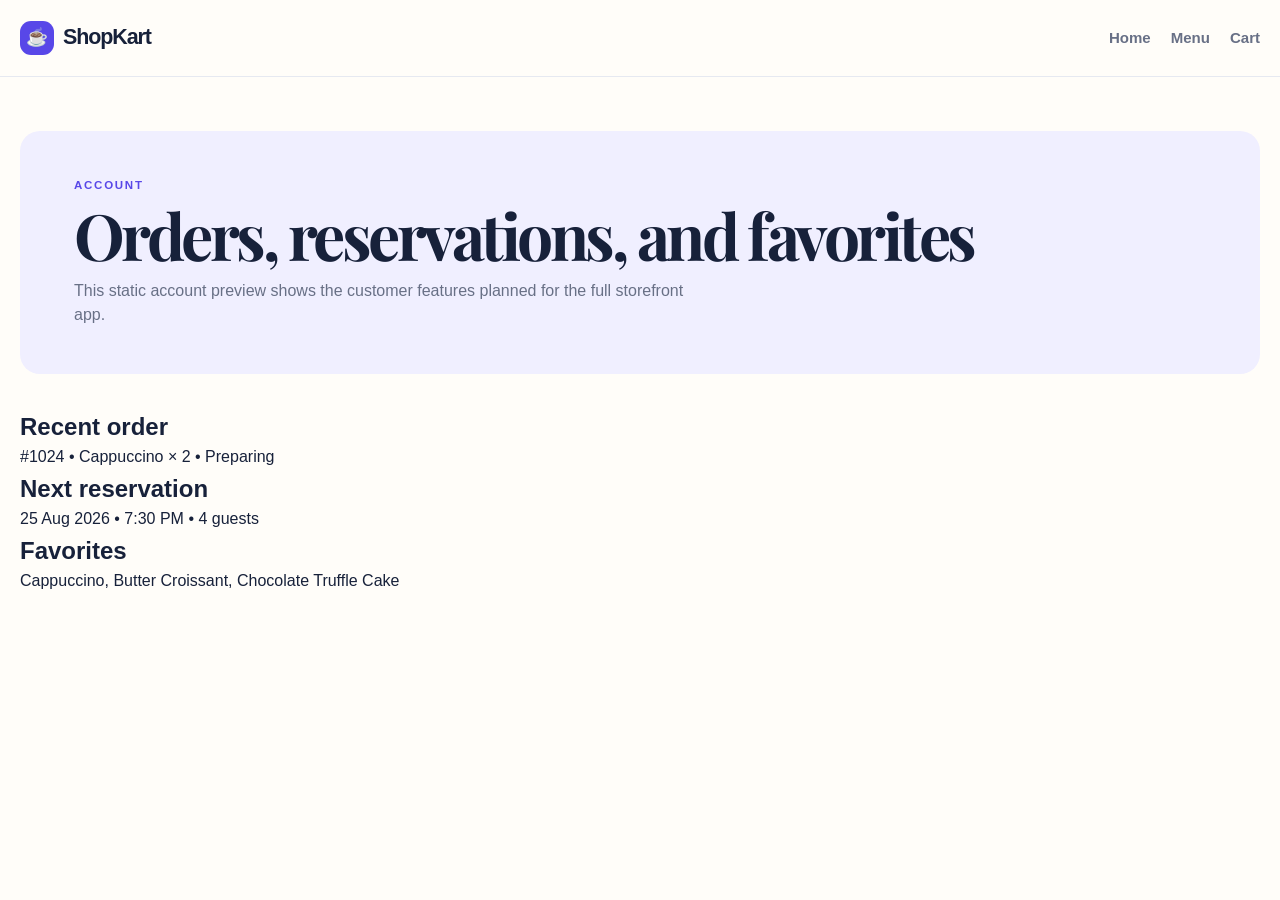
<file: account.html>
<!DOCTYPE html>
<html lang="en">
<head>
  <meta charset="UTF-8">
  <meta name="viewport" content="width=device-width, initial-scale=1.0">
  <title>ShopKart | Account</title>
  <link rel="preconnect" href="https://fonts.googleapis.com">
  <link rel="preconnect" href="https://fonts.gstatic.com" crossorigin>
  <link href="https://fonts.googleapis.com/css2?family=Playfair+Display:wght@600;700&family=Poppins:wght@300;400;500;600;700&display=swap" rel="stylesheet">
  <link rel="stylesheet" href="my.css">
</head>
<body>
  <header class="site-header">
    <nav class="navbar" aria-label="Primary navigation">
      <a class="brand" href="index.html"><span class="brand-mark">☕</span><span>ShopKart</span></a>
      <ul class="nav-links compact-links"><li><a href="index.html">Home</a></li><li><a href="menu.html">Menu</a></li><li><a href="cart.html">Cart</a></li></ul>
    </nav>
  </header>
  <main class="page-shell">
    <section class="page-hero small-page-hero">
      <p class="eyebrow">Account</p>
      <h1>Orders, reservations, and favorites</h1>
      <p>This static account preview shows the customer features planned for the full storefront app.</p>
    </section>
    <section class="account-grid">
      <article class="feature-card"><h2>Recent order</h2><p>#1024 • Cappuccino × 2 • Preparing</p></article>
      <article class="feature-card"><h2>Next reservation</h2><p>25 Aug 2026 • 7:30 PM • 4 guests</p></article>
      <article class="feature-card"><h2>Favorites</h2><p>Cappuccino, Butter Croissant, Chocolate Truffle Cake</p></article>
    </section>
  </main>
</body>
</html>
</file>
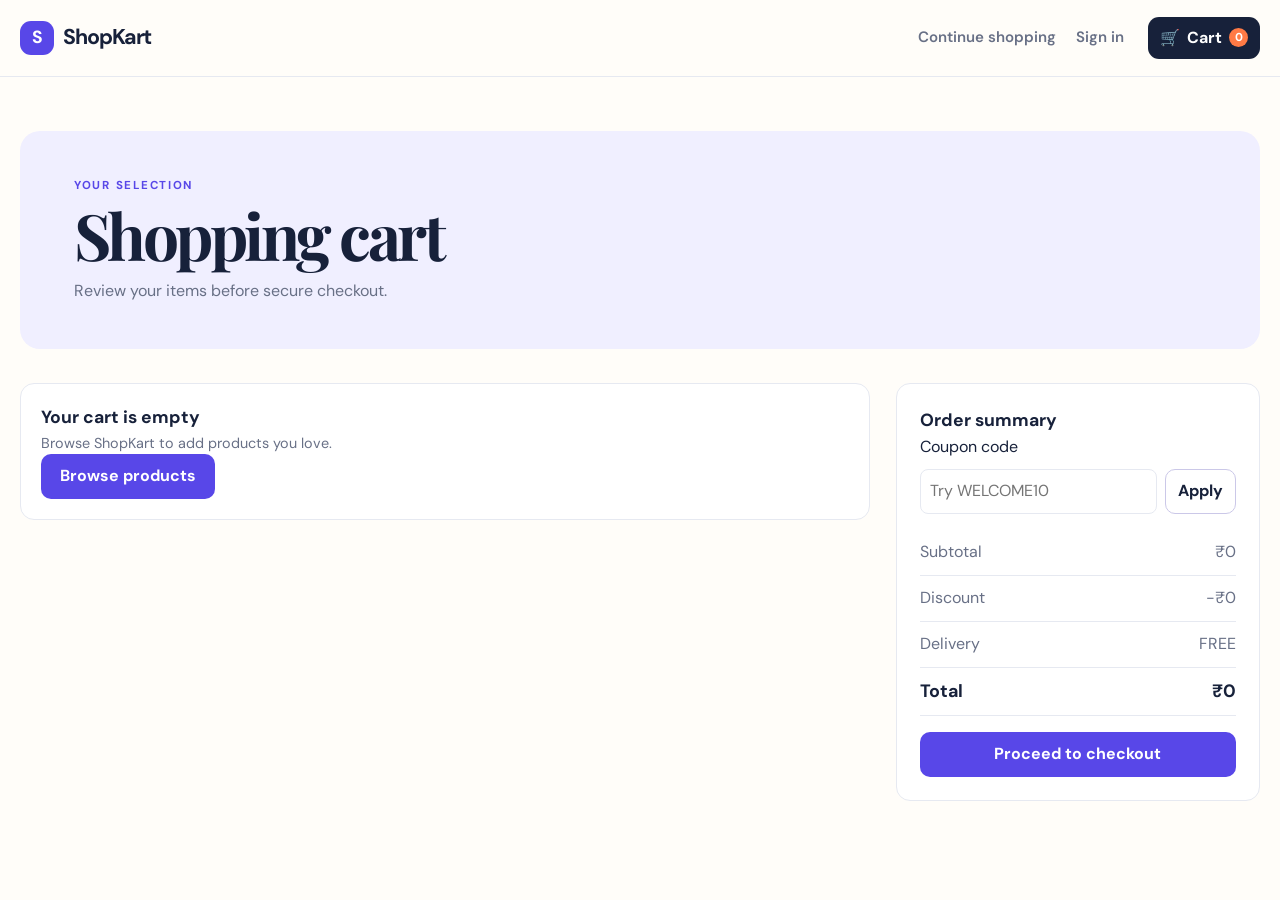
<file: cart.html>
<!doctype html><html lang="en"><head><meta charset="UTF-8"><meta name="viewport" content="width=device-width, initial-scale=1.0"><title>ShopKart | Cart</title><link rel="preconnect" href="https://fonts.googleapis.com"><link rel="preconnect" href="https://fonts.gstatic.com" crossorigin><link href="https://fonts.googleapis.com/css2?family=DM+Sans:wght@400;500;600;700&family=Playfair+Display:wght@600;700&display=swap" rel="stylesheet"><link rel="stylesheet" href="my.css"></head><body><header class="site-header"><nav class="navbar"><a class="brand" href="index.html"><span class="brand-mark">S</span><span>ShopKart</span></a><ul class="nav-links compact-links"><li><a href="menu.html">Continue shopping</a></li><li><a href="login.html">Sign in</a></li></ul><a class="cart-chip" href="cart.html">🛒 <span>Cart</span><b class="cart-count">0</b></a></nav></header><main class="page-shell"><section class="page-hero"><p class="eyebrow">Your selection</p><h1>Shopping cart</h1><p>Review your items before secure checkout.</p></section><section class="cart-layout"><div class="cart-items" id="cart-items" aria-live="polite"></div><aside class="cart-summary"><h2>Order summary</h2><label for="coupon-code">Coupon code</label><div class="coupon-row"><input id="coupon-code" placeholder="Try WELCOME10"><button class="btn btn-ghost" id="apply-coupon" type="button">Apply</button></div><dl class="bill"><div><dt>Subtotal</dt><dd id="subtotal">₹0</dd></div><div><dt>Discount</dt><dd id="discount">₹0</dd></div><div><dt>Delivery</dt><dd id="delivery">FREE</dd></div><div class="total"><dt>Total</dt><dd id="total">₹0</dd></div></dl><a class="btn btn-primary full-btn" href="checkout.html">Proceed to checkout</a></aside></section></main><script src="script.js"></script></body></html>
</file>
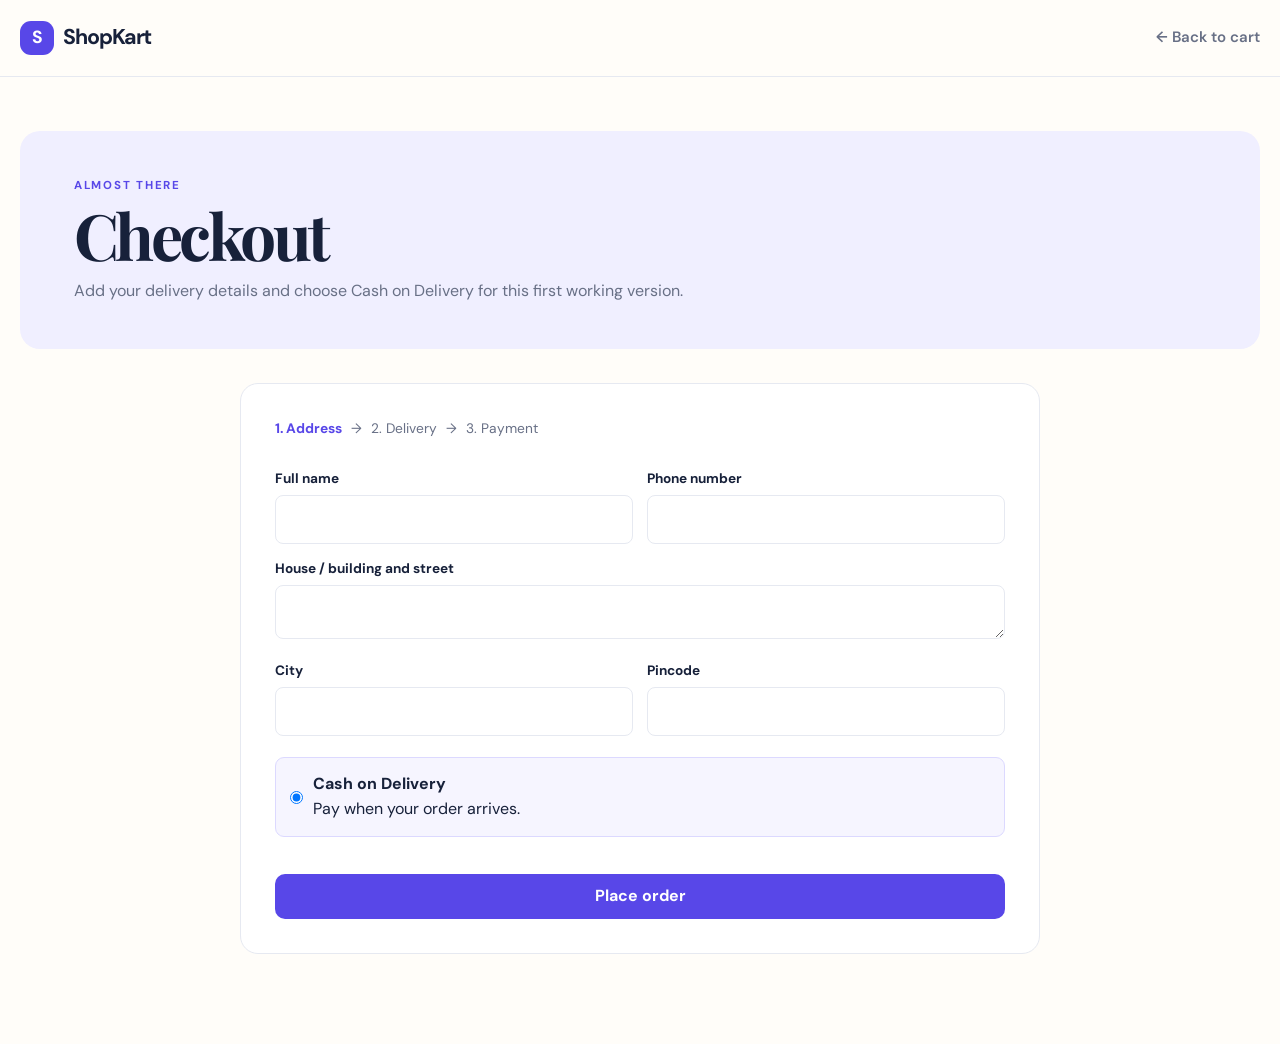
<file: checkout.html>
<!doctype html><html lang="en"><head><meta charset="UTF-8"><meta name="viewport" content="width=device-width, initial-scale=1.0"><title>ShopKart | Checkout</title><link rel="preconnect" href="https://fonts.googleapis.com"><link rel="preconnect" href="https://fonts.gstatic.com" crossorigin><link href="https://fonts.googleapis.com/css2?family=DM+Sans:wght@400;500;600;700&family=Playfair+Display:wght@600;700&display=swap" rel="stylesheet"><link rel="stylesheet" href="my.css"></head><body><header class="site-header"><nav class="navbar"><a class="brand" href="index.html"><span class="brand-mark">S</span><span>ShopKart</span></a><ul class="nav-links compact-links"><li><a href="cart.html">← Back to cart</a></li></ul></nav></header><main class="page-shell"><section class="page-hero"><p class="eyebrow">Almost there</p><h1>Checkout</h1><p>Add your delivery details and choose Cash on Delivery for this first working version.</p></section><form class="checkout-panel" id="checkout-form"><div class="checkout-steps"><span>1. Address</span><span>→</span><span>2. Delivery</span><span>→</span><span>3. Payment</span></div><div class="form-grid"><div class="field"><label for="name">Full name</label><input id="name" autocomplete="name" required></div><div class="field"><label for="phone">Phone number</label><input id="phone" type="tel" autocomplete="tel" required></div><div class="field wide"><label for="address">House / building and street</label><textarea id="address" required></textarea></div><div class="field"><label for="city">City</label><input id="city" required></div><div class="field"><label for="pincode">Pincode</label><input id="pincode" inputmode="numeric" required></div></div><label class="payment-choice"><input type="radio" checked name="payment"> <span><strong>Cash on Delivery</strong><br>Pay when your order arrives.</span></label><button class="btn btn-primary full-btn" type="submit">Place order</button></form></main><script src="script.js"></script></body></html>
</file>
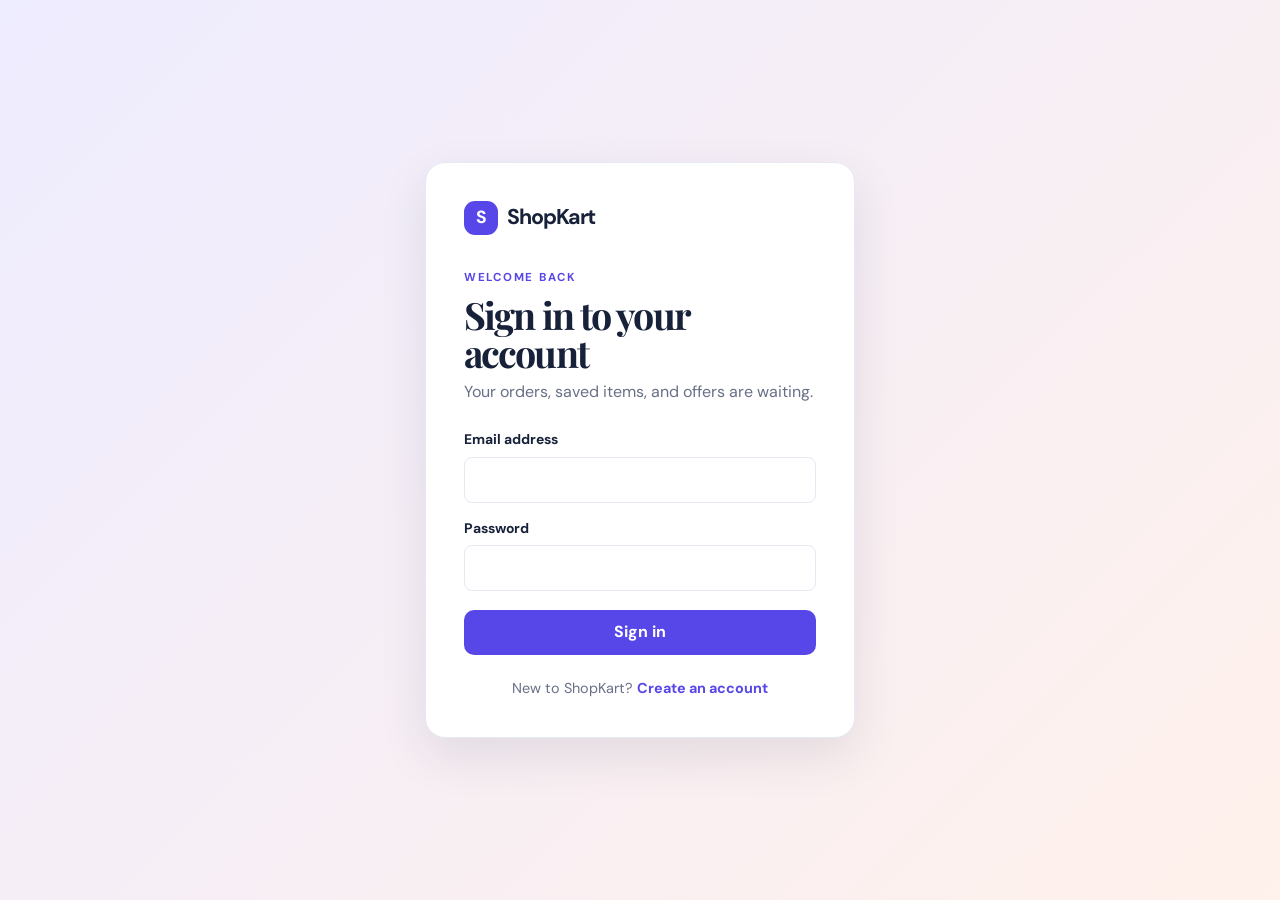
<file: login.html>
<!doctype html><html lang="en"><head><meta charset="UTF-8"><meta name="viewport" content="width=device-width, initial-scale=1.0"><title>ShopKart | Sign in</title><link rel="preconnect" href="https://fonts.googleapis.com"><link rel="preconnect" href="https://fonts.gstatic.com" crossorigin><link href="https://fonts.googleapis.com/css2?family=DM+Sans:wght@400;500;600;700&family=Playfair+Display:wght@600;700&display=swap" rel="stylesheet"><link rel="stylesheet" href="my.css"></head><body class="auth-page"><main class="auth-card"><a class="brand" href="index.html"><span class="brand-mark">S</span><span>ShopKart</span></a><p class="eyebrow">Welcome back</p><h1>Sign in to your account</h1><p class="auth-copy">Your orders, saved items, and offers are waiting.</p><form class="auth-form" onsubmit="window.location.href='account.html';return false;"><label>Email address<input type="email" autocomplete="email" required></label><label>Password<input type="password" autocomplete="current-password" required></label><button class="btn btn-primary" type="submit">Sign in</button></form><p class="auth-footer">New to ShopKart? <a href="register.html">Create an account</a></p></main></body></html>
</file>
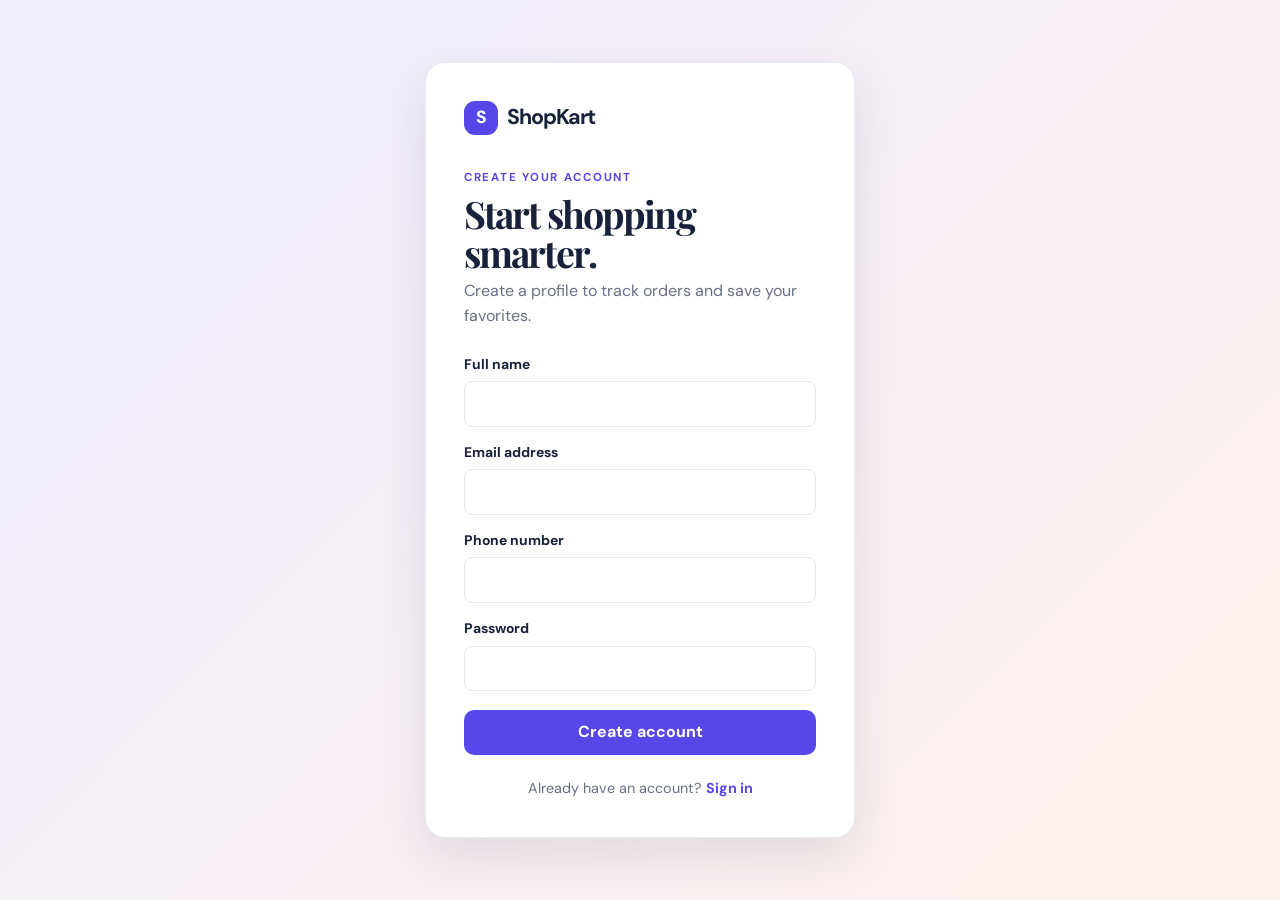
<file: register.html>
<!doctype html><html lang="en"><head><meta charset="UTF-8"><meta name="viewport" content="width=device-width, initial-scale=1.0"><title>ShopKart | Create account</title><link rel="preconnect" href="https://fonts.googleapis.com"><link rel="preconnect" href="https://fonts.gstatic.com" crossorigin><link href="https://fonts.googleapis.com/css2?family=DM+Sans:wght@400;500;600;700&family=Playfair+Display:wght@600;700&display=swap" rel="stylesheet"><link rel="stylesheet" href="my.css"></head><body class="auth-page"><main class="auth-card"><a class="brand" href="index.html"><span class="brand-mark">S</span><span>ShopKart</span></a><p class="eyebrow">Create your account</p><h1>Start shopping smarter.</h1><p class="auth-copy">Create a profile to track orders and save your favorites.</p><form class="auth-form" onsubmit="window.location.href='account.html';return false;"><label>Full name<input type="text" autocomplete="name" required></label><label>Email address<input type="email" autocomplete="email" required></label><label>Phone number<input type="tel" autocomplete="tel" required></label><label>Password<input type="password" autocomplete="new-password" required></label><button class="btn btn-primary" type="submit">Create account</button></form><p class="auth-footer">Already have an account? <a href="login.html">Sign in</a></p></main></body></html>
</file>
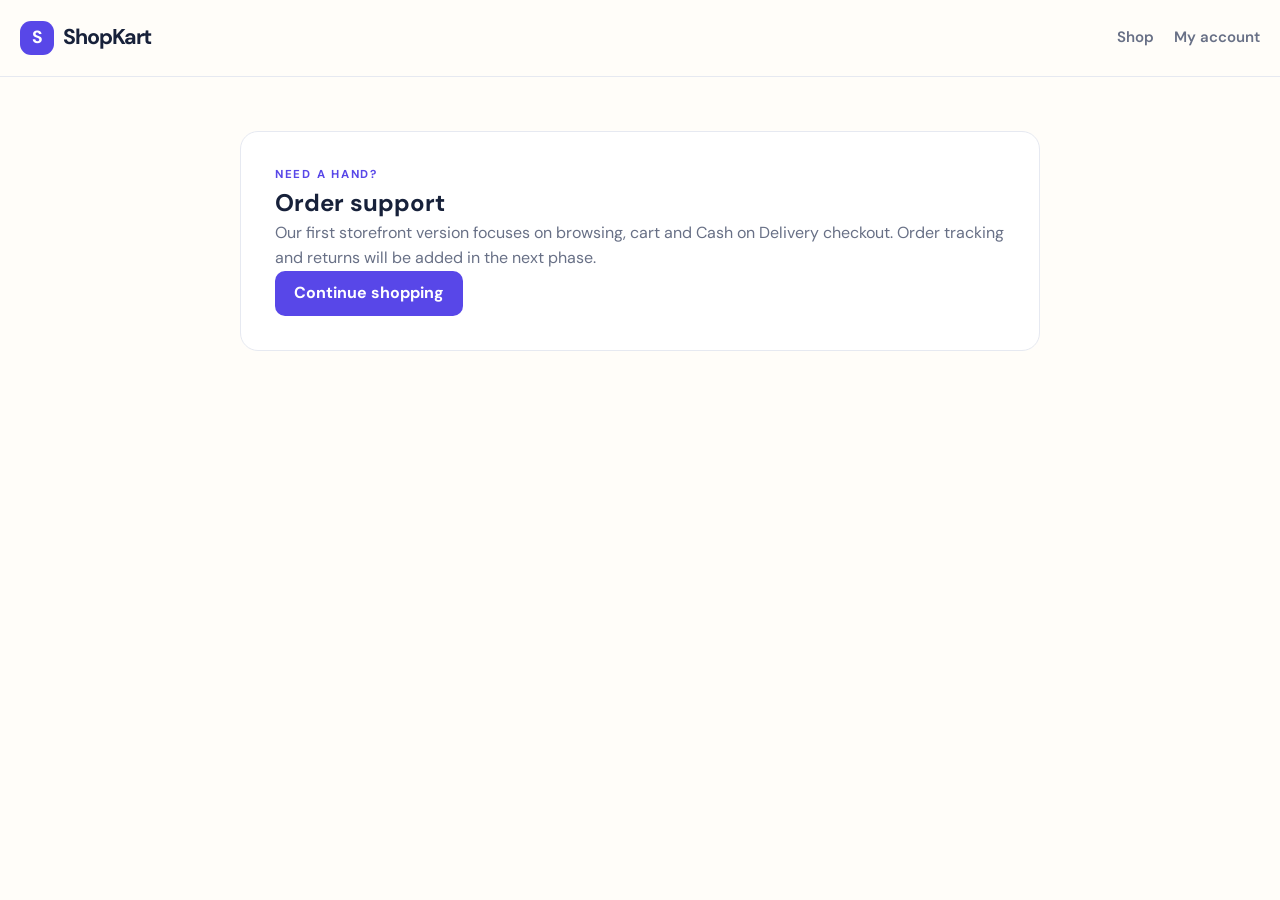
<file: reservation.html>
<!doctype html><html lang="en"><head><meta charset="UTF-8"><meta name="viewport" content="width=device-width, initial-scale=1.0"><title>ShopKart | Order support</title><link rel="preconnect" href="https://fonts.googleapis.com"><link rel="preconnect" href="https://fonts.gstatic.com" crossorigin><link href="https://fonts.googleapis.com/css2?family=DM+Sans:wght@400;500;600;700&family=Playfair+Display:wght@600;700&display=swap" rel="stylesheet"><link rel="stylesheet" href="my.css"></head><body><header class="site-header"><nav class="navbar"><a class="brand" href="index.html"><span class="brand-mark">S</span><span>ShopKart</span></a><ul class="nav-links compact-links"><li><a href="menu.html">Shop</a></li><li><a href="account.html">My account</a></li></ul></nav></header><main class="page-shell"><section class="checkout-panel"><p class="eyebrow">Need a hand?</p><h1>Order support</h1><p class="auth-copy">Our first storefront version focuses on browsing, cart and Cash on Delivery checkout. Order tracking and returns will be added in the next phase.</p><a class="btn btn-primary" href="menu.html">Continue shopping</a></section></main></body></html>
</file>
<file: my.css>
:root{--ink:#17213a;--muted:#687086;--paper:#fffdf9;--surface:#f7f8fc;--line:#e6e9f1;--violet:#5847e8;--deep:#262078;--orange:#ff7a45;--gold:#f5b942;--shadow:0 18px 48px rgba(28,36,70,.1)}*{box-sizing:border-box;margin:0;padding:0}html{scroll-behavior:smooth}body{background:var(--paper);color:var(--ink);font-family:'DM Sans',sans-serif;line-height:1.55}a{color:inherit;text-decoration:none}img{display:block;width:100%;max-width:100%;object-fit:cover}button,input,select{font:inherit}.site-header{position:sticky;z-index:20;top:0;background:rgba(255,253,249,.94);border-bottom:1px solid var(--line);backdrop-filter:blur(16px)}.navbar{width:min(1240px,calc(100% - 40px));min-height:76px;margin:auto;display:flex;align-items:center;gap:24px}.brand{display:inline-flex;align-items:center;gap:9px;font-size:1.34rem;font-weight:700;letter-spacing:-.05em;white-space:nowrap}.brand-mark{width:34px;height:34px;display:grid;place-items:center;border-radius:11px;background:var(--violet);color:#fff;font-size:1.1rem;letter-spacing:0}.nav-search{flex:1;display:flex;align-items:center;gap:8px;max-width:450px;padding:0 13px;border:1px solid var(--line);border-radius:12px;background:#f6f7fb;color:var(--muted)}.nav-search input{width:100%;padding:11px 0;border:0;outline:0;background:transparent;color:var(--ink)}.nav-links{display:flex;align-items:center;gap:20px;list-style:none;color:var(--muted);font-size:.94rem;font-weight:600}.nav-links a:hover,.text-link:hover{color:var(--violet)}.compact-links{margin-left:auto}.cart-chip{display:inline-flex;align-items:center;gap:7px;padding:9px 12px;border-radius:11px;background:var(--ink);color:#fff;font-weight:700}.cart-count{display:grid;place-items:center;min-width:19px;height:19px;padding:0 5px;border-radius:99px;background:var(--orange);font-size:.72rem}.category-bar{width:min(1240px,calc(100% - 40px));margin:auto;padding:16px 0;display:flex;justify-content:space-between;gap:14px;overflow-x:auto}.category-bar a{display:flex;align-items:center;gap:8px;padding:7px 11px;border-radius:9px;white-space:nowrap;font-size:.88rem;font-weight:700}.category-bar a:hover{background:#f0effe;color:var(--violet)}.hero{width:min(1240px,calc(100% - 40px));min-height:520px;margin:8px auto 0;display:grid;grid-template-columns:.9fr 1.1fr;align-items:center;gap:42px;padding:54px 68px;border-radius:28px;background:linear-gradient(112deg,#eceaff 0%,#f5f3ff 52%,#ffded0 100%);overflow:hidden}.eyebrow{color:var(--violet);font-size:.72rem;font-weight:700;letter-spacing:.15em;text-transform:uppercase}.hero h1,.page-hero h1,.section h2,.promo-band h2{font-family:'Playfair Display',serif;line-height:.98;letter-spacing:-.055em}.hero h1{margin:13px 0 18px;font-size:clamp(3.2rem,6vw,5.8rem)}.hero h1 em{color:var(--violet);font-style:normal}.hero-content>p:not(.eyebrow){max-width:500px;color:var(--muted);font-size:1.06rem}.hero-actions{display:flex;gap:12px;flex-wrap:wrap;margin-top:27px}.btn{display:inline-flex;justify-content:center;align-items:center;min-height:45px;padding:10px 19px;border:0;border-radius:10px;font-weight:700;cursor:pointer}.btn-primary{background:var(--violet);color:#fff}.btn-primary:hover{background:var(--deep)}.btn-ghost{border:1px solid #cbc8e8;background:#fff9;color:var(--ink)}.btn-light{background:#fff;color:var(--violet)}.hero-stats{display:flex;gap:24px;margin-top:38px}.hero-stats span{color:var(--muted);font-size:.79rem}.hero-stats strong{display:block;color:var(--ink);font-size:1rem}.hero-visual{position:relative;height:410px}.hero-visual img{height:100%;border-radius:22px;box-shadow:var(--shadow)}.sale-badge{position:absolute;z-index:1;top:-14px;right:-6px;display:grid;place-items:center;width:112px;height:112px;border-radius:50%;background:var(--orange);color:#fff;transform:rotate(10deg);font-size:.7rem;font-weight:700;line-height:1.1}.sale-badge strong{font-size:2rem}.hero-note{position:absolute;bottom:18px;left:-20px;padding:12px 16px;border-radius:10px;background:#fff;box-shadow:var(--shadow);font-weight:700;font-size:.86rem}.section,.page-shell{width:min(1240px,calc(100% - 40px));margin:auto}.section{padding:92px 0}.section-heading{margin-bottom:30px}.split{display:flex;align-items:end;justify-content:space-between;gap:20px}.section h2{margin-top:7px;font-size:clamp(2.1rem,4vw,3.4rem)}.text-link{color:var(--violet);font-weight:700}.product-grid{display:grid;grid-template-columns:repeat(4,1fr);gap:20px}.product-card{position:relative;overflow:hidden;border:1px solid var(--line);border-radius:17px;background:#fff;transition:transform .2s,box-shadow .2s}.product-card:hover{transform:translateY(-5px);box-shadow:var(--shadow)}.product-card img{height:230px;background:#f3f4f8}.product-card>div{padding:17px}.discount-tag{position:absolute;z-index:1;top:12px;left:12px;padding:4px 8px;border-radius:6px;background:#fce8df;color:#d54d20;font-size:.73rem;font-weight:700}.product-meta{color:var(--muted);font-size:.78rem;font-weight:600}.product-card h3{margin-top:5px;font-size:1rem;line-height:1.3}.rating{margin-top:8px;color:#dd8d00;font-size:.83rem;font-weight:700}.rating span{color:var(--muted);font-weight:500}.price-row{display:flex;align-items:center;gap:8px;margin-top:13px}.price-row strong{font-size:1.08rem}.price-row s{color:#9aa0ae;font-size:.82rem}.add-to-cart{margin-left:auto;padding:7px 9px;border:0;border-radius:8px;background:#efedff;color:var(--violet);font-weight:700;cursor:pointer}.add-to-cart:hover{background:var(--violet);color:#fff}.promo-band{width:min(1240px,calc(100% - 40px));margin:0 auto;padding:50px 62px;display:flex;justify-content:space-between;align-items:center;gap:24px;border-radius:25px;background:var(--deep);color:#fff}.promo-band .eyebrow{color:#aea8ff}.promo-band h2{margin:8px 0;font-size:clamp(2rem,3vw,3rem)}.promo-band p:not(.eyebrow){color:#d7d5f5}.category-cards{display:grid;grid-template-columns:repeat(3,1fr);gap:20px}.category-cards a{min-height:215px;padding:28px;border-radius:17px;background:#f1f0ff;transition:transform .2s}.category-cards a:nth-child(2){background:#fff1e9}.category-cards a:nth-child(3){background:#eaf7f3}.category-cards a:hover{transform:translateY(-4px)}.category-cards span{color:var(--violet);font-size:.75rem;font-weight:700}.category-cards h3{margin-top:48px;font-family:'Playfair Display',serif;font-size:1.75rem;line-height:1.05}.category-cards p{margin-top:8px;color:var(--muted)}.site-footer{display:grid;grid-template-columns:2fr 1fr 1fr;gap:28px;margin-top:45px;padding:48px max(20px,calc((100vw - 1240px)/2));background:#171a35;color:#fff}.site-footer .brand-mark{background:var(--orange)}.site-footer p{margin-top:12px;color:#bfc3dd;font-size:.9rem}.site-footer strong{display:block;margin-bottom:10px}.site-footer div>a:not(.brand){display:block;margin:7px 0;color:#c9cce1;font-size:.9rem}.copyright{grid-column:1/-1;padding-top:18px;border-top:1px solid #323756}.page-shell{padding:54px 0 90px}.page-hero{margin-bottom:34px;padding:46px 54px;border-radius:20px;background:#f0efff}.page-hero h1{margin:9px 0 12px;font-size:clamp(2.8rem,5vw,4.8rem)}.page-hero p:not(.eyebrow){color:var(--muted);max-width:620px}.catalog-layout{display:grid;grid-template-columns:210px 1fr;gap:30px}.filters{padding:5px}.filters h2{font-size:1.25rem}.filters>div{margin-top:22px;padding-top:19px;border-top:1px solid var(--line)}.filters h3{margin-bottom:10px;font-size:.88rem}.filters .filter-chip{display:block;width:100%;margin:6px 0;padding:8px 10px;border:0;border-radius:8px;background:transparent;text-align:left;color:var(--muted);font-size:.9rem;font-weight:600;cursor:pointer}.filters .filter-chip.active,.filters .filter-chip:hover{background:#efedff;color:var(--violet)}.filters label{display:block;margin:8px 0;color:var(--muted);font-size:.87rem}.filters input{accent-color:var(--violet)}.catalog-toolbar{display:flex;justify-content:space-between;align-items:center;margin-bottom:18px;color:var(--muted)}.catalog-toolbar select{margin-left:7px;padding:8px;border:1px solid var(--line);border-radius:7px;background:#fff;color:var(--ink)}.empty-state{padding:45px;text-align:center;color:var(--muted)}.cart-layout{display:grid;grid-template-columns:1.4fr .6fr;align-items:start;gap:26px}.cart-items{display:grid;gap:14px}.cart-item{display:grid;grid-template-columns:1fr auto auto;align-items:center;gap:18px;padding:20px;border:1px solid var(--line);border-radius:14px;background:#fff}.cart-item h2,.cart-summary h2{font-size:1.1rem}.cart-item p{color:var(--muted);font-size:.9rem}.quantity-controls{display:inline-flex;align-items:center;gap:9px;padding:5px;border-radius:8px;background:#f2f3f8}.quantity-controls button{width:27px;height:27px;border:0;border-radius:6px;background:#fff;color:var(--ink);font-size:1.15rem;cursor:pointer}.cart-summary{position:sticky;top:95px;padding:23px;border:1px solid var(--line);border-radius:14px;background:#fff}.coupon-row{display:flex;gap:8px;margin:10px 0 16px}.coupon-row input{width:100%;padding:9px;border:1px solid var(--line);border-radius:8px}.coupon-row .btn{min-height:0;padding:8px 12px;white-space:nowrap}.bill{margin-top:12px}.bill div{display:flex;justify-content:space-between;padding:10px 0;border-bottom:1px solid var(--line);color:var(--muted)}.bill .total{color:var(--ink);font-size:1.12rem;font-weight:700}.full-btn{width:100%;margin-top:16px}.checkout-panel{max-width:800px;margin:auto;padding:34px;border:1px solid var(--line);border-radius:18px;background:#fff}.checkout-steps{display:flex;gap:9px;margin-bottom:28px;color:var(--muted);font-size:.86rem}.checkout-steps span:first-child{color:var(--violet);font-weight:700}.form-grid{display:grid;grid-template-columns:1fr 1fr;gap:14px}.form-grid .wide{grid-column:1/-1}.field label{display:block;margin-bottom:6px;font-size:.85rem;font-weight:700}.field input,.field textarea{width:100%;padding:11px;border:1px solid var(--line);border-radius:8px;outline-color:var(--violet)}.payment-choice{display:flex;align-items:center;gap:10px;margin:21px 0;padding:14px;border:1px solid #dcd9ff;border-radius:9px;background:#f6f5ff}.order-success{text-align:center}.order-success .success-icon{display:grid;place-items:center;width:64px;height:64px;margin:0 auto 17px;border-radius:50%;background:#e1f7ed;color:#16884e;font-size:2rem}.order-success p{margin:9px 0;color:var(--muted)}
@media(max-width:950px){.navbar{flex-wrap:wrap;padding:12px 0}.nav-search{order:4;max-width:none;flex-basis:100%}.hero{grid-template-columns:1fr;padding:45px}.hero-visual{height:330px}.product-grid{grid-template-columns:repeat(2,1fr)}.catalog-layout,.cart-layout{grid-template-columns:1fr}.filters{display:flex;gap:15px;overflow-x:auto}.filters>div{min-width:160px}.cart-summary{position:static}.site-footer{grid-template-columns:1fr 1fr}}@media(max-width:600px){.navbar,.category-bar,.hero,.section,.page-shell,.promo-band{width:calc(100% - 28px)}.nav-links{display:none}.cart-chip span{display:none}.hero{padding:34px 24px;min-height:auto}.hero h1{font-size:3.2rem}.hero-visual{height:255px}.hero-note{left:10px;font-size:.72rem}.hero-stats{gap:13px}.section{padding:60px 0}.split,.promo-band{align-items:flex-start;flex-direction:column}.product-grid,.category-cards,.site-footer{grid-template-columns:1fr}.product-card img{height:250px}.page-hero{padding:30px 24px}.catalog-toolbar{align-items:flex-start;gap:12px;flex-direction:column}.cart-item{grid-template-columns:1fr}.form-grid{grid-template-columns:1fr}.form-grid .wide{grid-column:auto}.checkout-panel{padding:22px}.site-footer{padding:40px 20px}}
.auth-page{display:grid;min-height:100vh;place-items:center;padding:24px;background:linear-gradient(135deg,#eeecff,#fff1eb)}.auth-card{width:min(100%,430px);padding:38px;border:1px solid var(--line);border-radius:20px;background:#fff;box-shadow:var(--shadow)}.auth-card>.eyebrow{margin-top:34px}.auth-card h1{margin:8px 0;font-family:'Playfair Display',serif;font-size:2.35rem;line-height:1.02;letter-spacing:-.05em}.auth-copy{color:var(--muted)}.auth-form{display:grid;gap:15px;margin-top:25px}.auth-form label{display:grid;gap:6px;font-size:.87rem;font-weight:700}.auth-form input{padding:11px;border:1px solid var(--line);border-radius:8px;outline-color:var(--violet)}.auth-form .btn{width:100%;margin-top:4px}.auth-footer{margin-top:22px;color:var(--muted);font-size:.9rem;text-align:center}.auth-footer a{color:var(--violet);font-weight:700}
</file>
